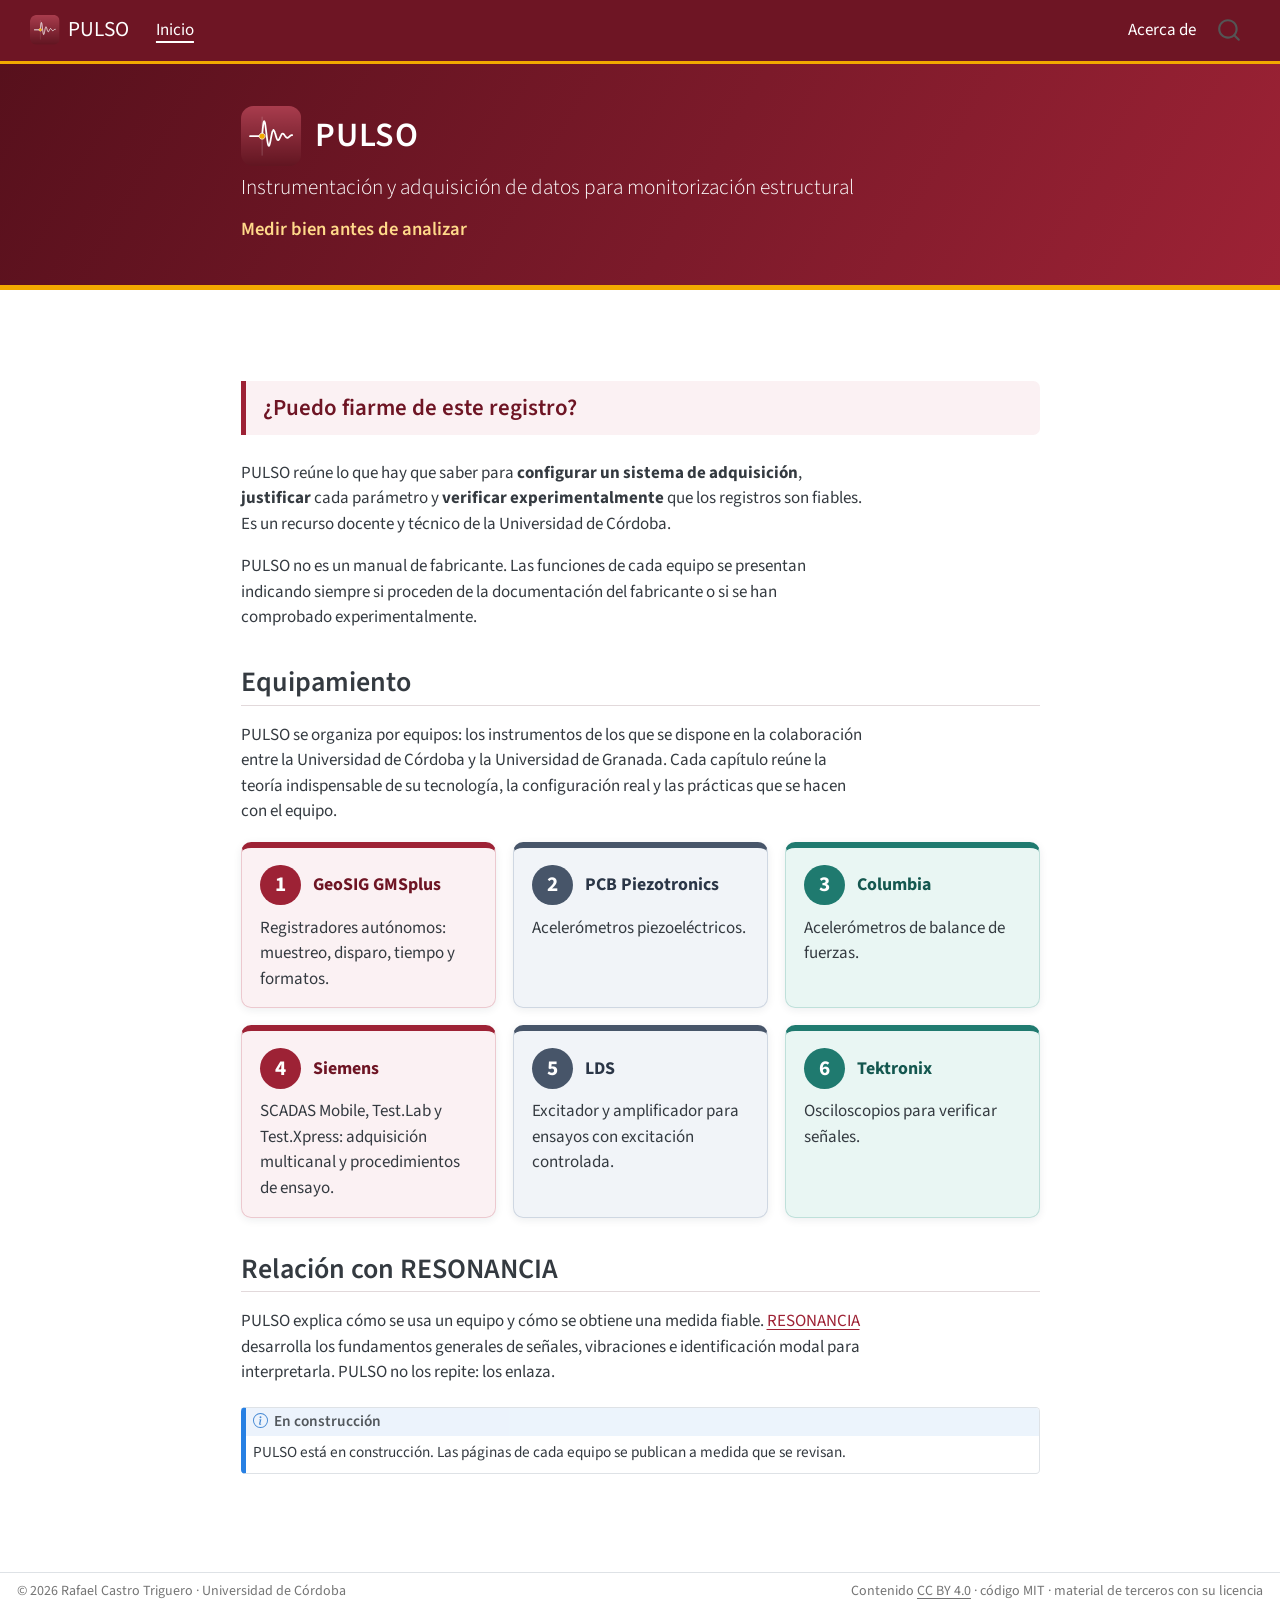
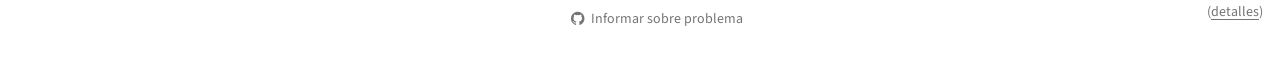
<file: index.html>
<!DOCTYPE html>
<html xmlns="http://www.w3.org/1999/xhtml" lang="es" xml:lang="es"><head>

<meta charset="utf-8">
<meta name="generator" content="quarto-1.10.19">

<meta name="viewport" content="width=device-width, initial-scale=1.0, user-scalable=yes">

<meta name="description" content="Medir bien antes de analizar">

<title>PULSO</title>
<style>
/* Default styles provided by pandoc.
** See https://pandoc.org/MANUAL.html#variables-for-html for config info.
*/
span.smallcaps{font-variant: small-caps;}
div.columns{display: flex; gap: 1.5em;}
div.column{flex: auto;}
@media screen {
div.columns{gap: min(4vw, 1.5em);}
div.column{overflow-x: auto;}
}
div.hanging-indent{margin-left: 1.5em; text-indent: -1.5em;}
ul.task-list{list-style: none;}
ul.task-list li input[type="checkbox"] {
  width: 0.8em;
  margin: 0 0.8em 0.2em -1em; /* quarto-specific, see https://github.com/quarto-dev/quarto-cli/issues/4556 */ 
  vertical-align: middle;
}
</style>


<script src="site_libs/quarto-nav/quarto-nav.js"></script>
<script src="site_libs/quarto-nav/headroom.min.js"></script>
<script src="site_libs/clipboard/clipboard.min.js"></script>
<script src="site_libs/quarto-search/autocomplete.umd.js"></script>
<script src="site_libs/quarto-search/fuse.min.js"></script>
<script src="site_libs/quarto-search/quarto-search.js"></script>
<meta name="quarto:offset" content="./">
<link href="./assets/identidad/marca.svg" rel="icon" type="image/svg+xml">
<script src="site_libs/quarto-html/quarto.js" type="module"></script>
<script src="site_libs/quarto-html/tabsets/tabsets.js" type="module"></script>
<script src="site_libs/quarto-html/popper.min.js"></script>
<script src="site_libs/quarto-html/tippy.umd.min.js"></script>
<script src="site_libs/quarto-html/anchor.min.js"></script>
<link href="site_libs/quarto-html/tippy.css" rel="stylesheet">
<link href="site_libs/quarto-html/quarto-syntax-highlighting-bf27225e3a48a9273f3daa8f8e829971.css" rel="stylesheet" id="quarto-text-highlighting-styles">
<script src="site_libs/bootstrap/bootstrap.min.js"></script>
<link href="site_libs/bootstrap/bootstrap-icons.css" rel="stylesheet">
<link href="site_libs/bootstrap/bootstrap-f1b8ffe018e27b3e49848c173bc17ec4.min.css" rel="stylesheet" append-hash="true" id="quarto-bootstrap" data-mode="light">
<script id="quarto-search-options" type="application/json">{
  "location": "navbar",
  "copy-button": false,
  "collapse-after": 3,
  "panel-placement": "end",
  "type": "overlay",
  "limit": 50,
  "keyboard-shortcut": [
    "f",
    "/",
    "s"
  ],
  "show-item-context": false,
  "language": {
    "search-no-results-text": "No se han encontrado resultados",
    "search-matching-documents-text": "documentos encontrados",
    "search-copy-link-title": "Copiar el enlace en la búsqueda",
    "search-hide-matches-text": "Ocultar resultados adicionales",
    "search-more-match-text": "resultado adicional en este documento",
    "search-more-matches-text": "resultados adicionales en este documento",
    "search-clear-button-title": "Borrar",
    "search-text-placeholder": "",
    "search-detached-cancel-button-title": "Cancelar",
    "search-submit-button-title": "Enviar",
    "search-label": "Buscar"
  }
}</script>


<link rel="stylesheet" href="styles.css">
<meta property="og:title" content="PULSO">
<meta property="og:description" content="Medir bien antes de analizar">
<meta property="og:image" content="https://me1catrr.github.io/pulso/assets/identidad/social.png">
<meta property="og:site_name" content="PULSO">
<meta property="og:image:alt" content="PULSO: instrumentación y adquisición de datos para monitorización estructural. Medir bien antes de analizar.">
<meta property="og:image:height" content="630">
<meta property="og:image:width" content="1200">
</head>

<body class="nav-fixed fullcontent quarto-light">

<div id="quarto-search-results"></div>
  <header id="quarto-header" class="headroom fixed-top quarto-banner">
    <nav class="navbar navbar-expand-lg " data-bs-theme="dark">
      <div class="navbar-container container-fluid">
      <div class="navbar-brand-container mx-auto">
    <a href="./index.html" class="navbar-brand navbar-brand-logo">
    <img src="./assets/identidad/marca.svg" alt="PULSO" class="navbar-logo light-content">
    <img src="./assets/identidad/marca.svg" alt="PULSO" class="navbar-logo dark-content">
    </a>
    <a class="navbar-brand" href="./index.html">
    <span class="navbar-title">PULSO</span>
    </a>
  </div>
            <div id="quarto-search" class="" title="Buscar"></div>
          <button class="navbar-toggler" type="button" data-bs-toggle="collapse" data-bs-target="#navbarCollapse" aria-controls="navbarCollapse" role="menu" aria-expanded="false" aria-label="Navegación de palanca" onclick="if (window.quartoToggleHeadroom) { window.quartoToggleHeadroom(); }">
  <span class="navbar-toggler-icon"></span>
</button>
          <div class="collapse navbar-collapse" id="navbarCollapse">
            <ul class="navbar-nav navbar-nav-scroll me-auto">
  <li class="nav-item">
    <a class="nav-link active" href="./index.html" aria-current="page"> 
<span class="menu-text">Inicio</span></a>
  </li>  
</ul>
            <ul class="navbar-nav navbar-nav-scroll ms-auto">
  <li class="nav-item">
    <a class="nav-link" href="./about.html"> 
<span class="menu-text">Acerca de</span></a>
  </li>  
</ul>
          </div> <!-- /navcollapse -->
            <div class="quarto-navbar-tools">
</div>
      </div> <!-- /container-fluid -->
    </nav>
</header>
<!-- content -->
<header id="title-block-header" class="quarto-title-block default page-columns page-full">
  <div class="quarto-title-banner page-columns page-full">
    <div class="quarto-title column-body">
      <h1 class="title">PULSO</h1>
            <p class="subtitle lead">Instrumentación y adquisición de datos para monitorización estructural</p>
                  <div>
        <div class="description">
          Medir bien antes de analizar
        </div>
      </div>
                </div>
  </div>
    
  
  <div class="quarto-title-meta">

      
    
      
    </div>
    
  
  </header><div id="quarto-content" class="quarto-container page-columns page-rows-contents page-layout-article page-navbar">
<!-- sidebar -->
<!-- margin-sidebar -->
    
<!-- main -->
<main class="content quarto-banner-title-block" id="quarto-document-content">





<div class="pregunta-guia">
<p>¿Puedo fiarme de este registro?</p>
</div>
<p>PULSO reúne lo que hay que saber para <strong>configurar un sistema de adquisición</strong>, <strong>justificar</strong> cada parámetro y <strong>verificar experimentalmente</strong> que los registros son fiables. Es un recurso docente y técnico de la Universidad de Córdoba.</p>
<p>PULSO no es un manual de fabricante. Las funciones de cada equipo se presentan indicando siempre si proceden de la documentación del fabricante o si se han comprobado experimentalmente.</p>
<section id="equipamiento" class="level2">
<h2 class="anchored" data-anchor-id="equipamiento">Equipamiento</h2>
<p>PULSO se organiza por equipos: los instrumentos de los que se dispone en la colaboración entre la Universidad de Córdoba y la Universidad de Granada. Cada capítulo reúne la teoría indispensable de su tecnología, la configuración real y las prácticas que se hacen con el equipo.</p>
<div class="ambitos">
<div class="ambito ambito-f">
<p><span class="ambito-letra">1</span> <span class="ambito-titulo">GeoSIG GMSplus</span></p>
<p>Registradores autónomos: muestreo, disparo, tiempo y formatos.</p>
</div>
<div class="ambito ambito-e">
<p><span class="ambito-letra">2</span> <span class="ambito-titulo">PCB Piezotronics</span></p>
<p>Acelerómetros piezoeléctricos.</p>
</div>
<div class="ambito ambito-l">
<p><span class="ambito-letra">3</span> <span class="ambito-titulo">Columbia</span></p>
<p>Acelerómetros de balance de fuerzas.</p>
</div>
<div class="ambito ambito-f">
<p><span class="ambito-letra">4</span> <span class="ambito-titulo">Siemens</span></p>
<p>SCADAS Mobile, Test.Lab y Test.Xpress: adquisición multicanal y procedimientos de ensayo.</p>
</div>
<div class="ambito ambito-e">
<p><span class="ambito-letra">5</span> <span class="ambito-titulo">LDS</span></p>
<p>Excitador y amplificador para ensayos con excitación controlada.</p>
</div>
<div class="ambito ambito-l">
<p><span class="ambito-letra">6</span> <span class="ambito-titulo">Tektronix</span></p>
<p>Osciloscopios para verificar señales.</p>
</div>
</div>
</section>
<section id="relación-con-resonancia" class="level2">
<h2 class="anchored" data-anchor-id="relación-con-resonancia">Relación con RESONANCIA</h2>
<p>PULSO explica cómo se usa un equipo y cómo se obtiene una medida fiable. <a href="https://me1catrr.github.io/resonancia/">RESONANCIA</a> desarrolla los fundamentos generales de señales, vibraciones e identificación modal para interpretarla. PULSO no los repite: los enlaza.</p>
<div class="callout callout-style-default callout-note callout-titled">
<div class="callout-header d-flex align-content-center">
<div class="callout-icon-container">
<i class="callout-icon"></i>
</div>
<div class="callout-title-container flex-fill">
<span class="screen-reader-only">Nota</span>En construcción
</div>
</div>
<div class="callout-body-container callout-body">
<p>PULSO está en construcción. Las páginas de cada equipo se publican a medida que se revisan.</p>
</div>
</div>


</section>

</main> <!-- /main -->
<script id="quarto-html-after-body" type="application/javascript">
  window.document.addEventListener("DOMContentLoaded", function (event) {
    const icon = "";
    const anchorJS = new window.AnchorJS();
    anchorJS.options = {
      placement: 'right',
      icon: icon
    };
    anchorJS.add('.anchored');
    const isCodeAnnotation = (el) => {
      for (const clz of el.classList) {
        if (clz.startsWith('code-annotation-')) {                     
          return true;
        }
      }
      return false;
    }
    const onCopySuccess = function(e) {
      // button target
      const button = e.trigger;
      // don't keep focus
      button.blur();
      // flash "checked"
      button.classList.add('code-copy-button-checked');
      var currentTitle = button.getAttribute("title");
      button.setAttribute("title", "Copiado");
      let tooltip;
      if (window.bootstrap) {
        button.setAttribute("data-bs-toggle", "tooltip");
        button.setAttribute("data-bs-placement", "left");
        button.setAttribute("data-bs-title", "Copiado");
        tooltip = new bootstrap.Tooltip(button, 
          { trigger: "manual", 
            customClass: "code-copy-button-tooltip",
            offset: [0, -8]});
        tooltip.show();    
      }
      setTimeout(function() {
        if (tooltip) {
          tooltip.hide();
          button.removeAttribute("data-bs-title");
          button.removeAttribute("data-bs-toggle");
          button.removeAttribute("data-bs-placement");
        }
        button.setAttribute("title", currentTitle);
        button.classList.remove('code-copy-button-checked');
      }, 1000);
      // clear code selection
      e.clearSelection();
    }
    const getTextToCopy = function(trigger) {
      const outerScaffold = trigger.parentElement.cloneNode(true);
      const codeEl = outerScaffold.querySelector('code');
      for (const childEl of codeEl.children) {
        if (isCodeAnnotation(childEl)) {
          childEl.remove();
        }
      }
      return codeEl.innerText;
    }
    const clipboard = new window.ClipboardJS('.code-copy-button:not([data-in-quarto-modal])', {
      text: getTextToCopy
    });
    clipboard.on('success', onCopySuccess);
    if (window.document.getElementById('quarto-embedded-source-code-modal')) {
      const clipboardModal = new window.ClipboardJS('.code-copy-button[data-in-quarto-modal]', {
        text: getTextToCopy,
        container: window.document.getElementById('quarto-embedded-source-code-modal')
      });
      clipboardModal.on('success', onCopySuccess);
    }
      var localhostRegex = new RegExp(/^(?:http|https):\/\/localhost\:?[0-9]*\//);
      var mailtoRegex = new RegExp(/^mailto:/);
        var filterRegex = new RegExp("https:\/\/me1catrr\.github\.io\/pulso\/");
      var isInternal = (href) => {
          return filterRegex.test(href) || localhostRegex.test(href) || mailtoRegex.test(href);
      }
      // Inspect non-navigation links and adorn them if external
     var links = window.document.querySelectorAll('a[href]:not(.nav-link):not(.navbar-brand):not(.toc-action):not(.sidebar-link):not(.sidebar-item-toggle):not(.pagination-link):not(.no-external):not([aria-hidden]):not(.dropdown-item):not(.quarto-navigation-tool):not(.about-link)');
      for (var i=0; i<links.length; i++) {
        const link = links[i];
        if (!isInternal(link.href)) {
          // undo the damage that might have been done by quarto-nav.js in the case of
          // links that we want to consider external
          if (link.dataset.originalHref !== undefined) {
            link.href = link.dataset.originalHref;
          }
        }
      }
    function tippyHover(el, contentFn, onTriggerFn, onUntriggerFn) {
      const config = {
        allowHTML: true,
        maxWidth: 500,
        delay: 100,
        arrow: false,
        appendTo: function(el) {
            return el.parentElement;
        },
        interactive: true,
        interactiveBorder: 10,
        theme: 'quarto',
        placement: 'bottom-start',
      };
      if (contentFn) {
        config.content = contentFn;
      }
      if (onTriggerFn) {
        config.onTrigger = onTriggerFn;
      }
      if (onUntriggerFn) {
        config.onUntrigger = onUntriggerFn;
      }
      window.tippy(el, config); 
    }
    const noterefs = window.document.querySelectorAll('a[role="doc-noteref"]');
    for (var i=0; i<noterefs.length; i++) {
      const ref = noterefs[i];
      tippyHover(ref, function() {
        // use id or data attribute instead here
        let href = ref.getAttribute('data-footnote-href') || ref.getAttribute('href');
        try { href = new URL(href).hash; } catch {}
        const id = href.replace(/^#\/?/, "");
        const note = window.document.getElementById(id);
        if (note) {
          return note.innerHTML;
        } else {
          return "";
        }
      });
    }
    const xrefs = window.document.querySelectorAll('a.quarto-xref');
    const processXRef = (id, note) => {
      // Strip column container classes
      const stripColumnClz = (el) => {
        el.classList.remove("page-full", "page-columns");
        if (el.children) {
          for (const child of el.children) {
            stripColumnClz(child);
          }
        }
      }
      stripColumnClz(note)
      if (id === null || id.startsWith('sec-')) {
        // Special case sections, only their first couple elements
        const container = document.createElement("div");
        if (note.children && note.children.length > 2) {
          container.appendChild(note.children[0].cloneNode(true));
          for (let i = 1; i < note.children.length; i++) {
            const child = note.children[i];
            if (child.tagName === "P" && child.innerText === "") {
              continue;
            } else {
              container.appendChild(child.cloneNode(true));
              break;
            }
          }
          if (window.Quarto?.typesetMath) {
            window.Quarto.typesetMath(container);
          }
          return container.innerHTML
        } else {
          if (window.Quarto?.typesetMath) {
            window.Quarto.typesetMath(note);
          }
          return note.innerHTML;
        }
      } else {
        // Remove any anchor links if they are present
        const anchorLink = note.querySelector('a.anchorjs-link');
        if (anchorLink) {
          anchorLink.remove();
        }
        if (window.Quarto?.typesetMath) {
          window.Quarto.typesetMath(note);
        }
        if (note.classList.contains("callout")) {
          return note.outerHTML;
        } else {
          return note.innerHTML;
        }
      }
    }
    for (var i=0; i<xrefs.length; i++) {
      const xref = xrefs[i];
      tippyHover(xref, undefined, function(instance) {
        instance.disable();
        let url = xref.getAttribute('href');
        let hash = undefined; 
        if (url.startsWith('#')) {
          hash = url;
        } else {
          try { hash = new URL(url).hash; } catch {}
        }
        if (hash) {
          const id = hash.replace(/^#\/?/, "");
          const note = window.document.getElementById(id);
          if (note !== null) {
            try {
              const html = processXRef(id, note.cloneNode(true));
              instance.setContent(html);
            } finally {
              instance.enable();
              instance.show();
            }
          } else {
            // See if we can fetch this
            fetch(url.split('#')[0])
            .then(res => res.text())
            .then(html => {
              const parser = new DOMParser();
              const htmlDoc = parser.parseFromString(html, "text/html");
              const note = htmlDoc.getElementById(id);
              if (note !== null) {
                const html = processXRef(id, note);
                instance.setContent(html);
              } 
            }).finally(() => {
              instance.enable();
              instance.show();
            });
          }
        } else {
          // See if we can fetch a full url (with no hash to target)
          // This is a special case and we should probably do some content thinning / targeting
          fetch(url)
          .then(res => res.text())
          .then(html => {
            const parser = new DOMParser();
            const htmlDoc = parser.parseFromString(html, "text/html");
            const note = htmlDoc.querySelector('main.content');
            if (note !== null) {
              // This should only happen for chapter cross references
              // (since there is no id in the URL)
              // remove the first header
              if (note.children.length > 0 && note.children[0].tagName === "HEADER") {
                note.children[0].remove();
              }
              const html = processXRef(null, note);
              instance.setContent(html);
            } 
          }).finally(() => {
            instance.enable();
            instance.show();
          });
        }
      }, function(instance) {
      });
    }
        let selectedAnnoteEl;
        const selectorForAnnotation = ( cell, annotation) => {
          let cellAttr = 'data-code-cell="' + cell + '"';
          let lineAttr = 'data-code-annotation="' +  annotation + '"';
          const selector = 'span[' + cellAttr + '][' + lineAttr + ']';
          return selector;
        }
        const selectCodeLines = (annoteEl) => {
          const doc = window.document;
          const targetCell = annoteEl.getAttribute("data-target-cell");
          const targetAnnotation = annoteEl.getAttribute("data-target-annotation");
          const annoteSpan = window.document.querySelector(selectorForAnnotation(targetCell, targetAnnotation));
          const lines = annoteSpan.getAttribute("data-code-lines").split(",");
          const lineIds = lines.map((line) => {
            return targetCell + "-" + line;
          })
          let top = null;
          let height = null;
          let parent = null;
          if (lineIds.length > 0) {
              //compute the position of the single el (top and bottom and make a div)
              const el = window.document.getElementById(lineIds[0]);
              top = el.offsetTop;
              height = el.offsetHeight;
              parent = el.parentElement.parentElement;
            if (lineIds.length > 1) {
              const lastEl = window.document.getElementById(lineIds[lineIds.length - 1]);
              const bottom = lastEl.offsetTop + lastEl.offsetHeight;
              height = bottom - top;
            }
            if (top !== null && height !== null && parent !== null) {
              // cook up a div (if necessary) and position it 
              let div = window.document.getElementById("code-annotation-line-highlight");
              if (div === null) {
                div = window.document.createElement("div");
                div.setAttribute("id", "code-annotation-line-highlight");
                div.style.position = 'absolute';
                parent.appendChild(div);
              }
              div.style.top = top - 2 + "px";
              div.style.height = height + 4 + "px";
              div.style.left = 0;
              let gutterDiv = window.document.getElementById("code-annotation-line-highlight-gutter");
              if (gutterDiv === null) {
                gutterDiv = window.document.createElement("div");
                gutterDiv.setAttribute("id", "code-annotation-line-highlight-gutter");
                gutterDiv.style.position = 'absolute';
                const codeCell = window.document.getElementById(targetCell);
                const gutter = codeCell.querySelector('.code-annotation-gutter');
                gutter.appendChild(gutterDiv);
              }
              gutterDiv.style.top = top - 2 + "px";
              gutterDiv.style.height = height + 4 + "px";
            }
            selectedAnnoteEl = annoteEl;
          }
        };
        const unselectCodeLines = () => {
          const elementsIds = ["code-annotation-line-highlight", "code-annotation-line-highlight-gutter"];
          elementsIds.forEach((elId) => {
            const div = window.document.getElementById(elId);
            if (div) {
              div.remove();
            }
          });
          selectedAnnoteEl = undefined;
        };
          // Handle positioning of the toggle
      window.addEventListener(
        "resize",
        throttle(() => {
          elRect = undefined;
          if (selectedAnnoteEl) {
            selectCodeLines(selectedAnnoteEl);
          }
        }, 10)
      );
      function throttle(fn, ms) {
      let throttle = false;
      let timer;
        return (...args) => {
          if(!throttle) { // first call gets through
              fn.apply(this, args);
              throttle = true;
          } else { // all the others get throttled
              if(timer) clearTimeout(timer); // cancel #2
              timer = setTimeout(() => {
                fn.apply(this, args);
                timer = throttle = false;
              }, ms);
          }
        };
      }
        // Attach click handler to the DT
        const annoteDls = window.document.querySelectorAll('dt[data-target-cell]');
        for (const annoteDlNode of annoteDls) {
          annoteDlNode.addEventListener('click', (event) => {
            const clickedEl = event.target;
            if (clickedEl !== selectedAnnoteEl) {
              unselectCodeLines();
              const activeEl = window.document.querySelector('dt[data-target-cell].code-annotation-active');
              if (activeEl) {
                activeEl.classList.remove('code-annotation-active');
              }
              selectCodeLines(clickedEl);
              clickedEl.classList.add('code-annotation-active');
            } else {
              // Unselect the line
              unselectCodeLines();
              clickedEl.classList.remove('code-annotation-active');
            }
          });
        }
    const findCites = (el) => {
      const parentEl = el.parentElement;
      if (parentEl) {
        const cites = parentEl.dataset.cites;
        if (cites) {
          return {
            el,
            cites: cites.split(' ')
          };
        } else {
          return findCites(el.parentElement)
        }
      } else {
        return undefined;
      }
    };
    var bibliorefs = window.document.querySelectorAll('a[role="doc-biblioref"]');
    for (var i=0; i<bibliorefs.length; i++) {
      const ref = bibliorefs[i];
      const citeInfo = findCites(ref);
      if (citeInfo) {
        tippyHover(citeInfo.el, function() {
          var popup = window.document.createElement('div');
          citeInfo.cites.forEach(function(cite) {
            var citeDiv = window.document.createElement('div');
            citeDiv.classList.add('hanging-indent');
            citeDiv.classList.add('csl-entry');
            var biblioDiv = window.document.getElementById('ref-' + cite);
            if (biblioDiv) {
              citeDiv.innerHTML = biblioDiv.innerHTML;
            }
            popup.appendChild(citeDiv);
          });
          return popup.innerHTML;
        });
      }
    }
  });
  </script>
</div> <!-- /content -->
<footer class="footer">
  <div class="nav-footer">
    <div class="nav-footer-left">
<p>© 2026 Rafael Castro Triguero · Universidad de Córdoba</p>
</div>   
    <div class="nav-footer-center">
      &nbsp;
    <div class="toc-actions"><ul><li><a href="https://github.com/me1catrr/pulso/issues/new" class="toc-action"><i class="bi bi-github"></i>Informar sobre problema</a></li></ul></div></div>
    <div class="nav-footer-right">
<p>Contenido <a href="https://creativecommons.org/licenses/by/4.0/deed.es">CC BY 4.0</a> · código MIT · material de terceros con su licencia (<a href="./about.html#licencias">detalles</a>)</p>
</div>
  </div>
</footer>




</body></html>
</file>
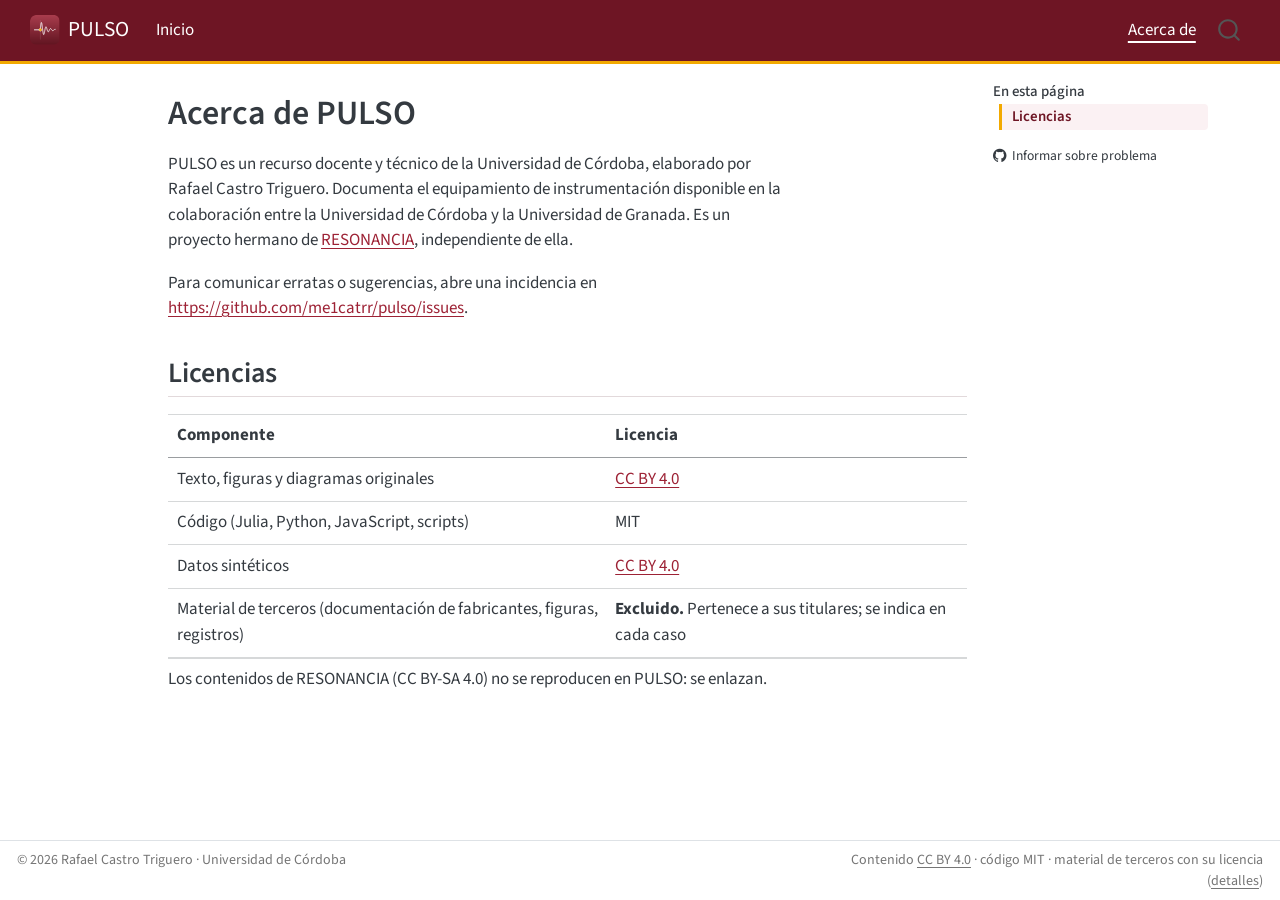
<file: about.html>
<!DOCTYPE html>
<html xmlns="http://www.w3.org/1999/xhtml" lang="es" xml:lang="es"><head>

<meta charset="utf-8">
<meta name="generator" content="quarto-1.10.19">

<meta name="viewport" content="width=device-width, initial-scale=1.0, user-scalable=yes">


<title>Acerca de PULSO – PULSO</title>
<style>
/* Default styles provided by pandoc.
** See https://pandoc.org/MANUAL.html#variables-for-html for config info.
*/
span.smallcaps{font-variant: small-caps;}
div.columns{display: flex; gap: 1.5em;}
div.column{flex: auto;}
@media screen {
div.columns{gap: min(4vw, 1.5em);}
div.column{overflow-x: auto;}
}
div.hanging-indent{margin-left: 1.5em; text-indent: -1.5em;}
ul.task-list{list-style: none;}
ul.task-list li input[type="checkbox"] {
  width: 0.8em;
  margin: 0 0.8em 0.2em -1em; /* quarto-specific, see https://github.com/quarto-dev/quarto-cli/issues/4556 */ 
  vertical-align: middle;
}
</style>


<script src="site_libs/quarto-nav/quarto-nav.js"></script>
<script src="site_libs/quarto-nav/headroom.min.js"></script>
<script src="site_libs/clipboard/clipboard.min.js"></script>
<script src="site_libs/quarto-search/autocomplete.umd.js"></script>
<script src="site_libs/quarto-search/fuse.min.js"></script>
<script src="site_libs/quarto-search/quarto-search.js"></script>
<meta name="quarto:offset" content="./">
<link href="./assets/identidad/marca.svg" rel="icon" type="image/svg+xml">
<script src="site_libs/quarto-html/quarto.js" type="module"></script>
<script src="site_libs/quarto-html/tabsets/tabsets.js" type="module"></script>
<script src="site_libs/quarto-html/popper.min.js"></script>
<script src="site_libs/quarto-html/tippy.umd.min.js"></script>
<script src="site_libs/quarto-html/anchor.min.js"></script>
<link href="site_libs/quarto-html/tippy.css" rel="stylesheet">
<link href="site_libs/quarto-html/quarto-syntax-highlighting-bf27225e3a48a9273f3daa8f8e829971.css" rel="stylesheet" id="quarto-text-highlighting-styles">
<script src="site_libs/bootstrap/bootstrap.min.js"></script>
<link href="site_libs/bootstrap/bootstrap-icons.css" rel="stylesheet">
<link href="site_libs/bootstrap/bootstrap-f1b8ffe018e27b3e49848c173bc17ec4.min.css" rel="stylesheet" append-hash="true" id="quarto-bootstrap" data-mode="light">
<script id="quarto-search-options" type="application/json">{
  "location": "navbar",
  "copy-button": false,
  "collapse-after": 3,
  "panel-placement": "end",
  "type": "overlay",
  "limit": 50,
  "keyboard-shortcut": [
    "f",
    "/",
    "s"
  ],
  "show-item-context": false,
  "language": {
    "search-no-results-text": "No se han encontrado resultados",
    "search-matching-documents-text": "documentos encontrados",
    "search-copy-link-title": "Copiar el enlace en la búsqueda",
    "search-hide-matches-text": "Ocultar resultados adicionales",
    "search-more-match-text": "resultado adicional en este documento",
    "search-more-matches-text": "resultados adicionales en este documento",
    "search-clear-button-title": "Borrar",
    "search-text-placeholder": "",
    "search-detached-cancel-button-title": "Cancelar",
    "search-submit-button-title": "Enviar",
    "search-label": "Buscar"
  }
}</script>


<link rel="stylesheet" href="styles.css">
<meta property="og:title" content="Acerca de PULSO – PULSO">
<meta property="og:description" content="Instrumentación y adquisición de datos para monitorización estructural">
<meta property="og:image" content="https://me1catrr.github.io/pulso/assets/identidad/social.png">
<meta property="og:site_name" content="PULSO">
<meta property="og:image:alt" content="PULSO: instrumentación y adquisición de datos para monitorización estructural. Medir bien antes de analizar.">
<meta property="og:image:height" content="630">
<meta property="og:image:width" content="1200">
</head>

<body class="nav-fixed quarto-light">

<div id="quarto-search-results"></div>
  <header id="quarto-header" class="headroom fixed-top">
    <nav class="navbar navbar-expand-lg " data-bs-theme="dark">
      <div class="navbar-container container-fluid">
      <div class="navbar-brand-container mx-auto">
    <a href="./index.html" class="navbar-brand navbar-brand-logo">
    <img src="./assets/identidad/marca.svg" alt="PULSO" class="navbar-logo light-content">
    <img src="./assets/identidad/marca.svg" alt="PULSO" class="navbar-logo dark-content">
    </a>
    <a class="navbar-brand" href="./index.html">
    <span class="navbar-title">PULSO</span>
    </a>
  </div>
            <div id="quarto-search" class="" title="Buscar"></div>
          <button class="navbar-toggler" type="button" data-bs-toggle="collapse" data-bs-target="#navbarCollapse" aria-controls="navbarCollapse" role="menu" aria-expanded="false" aria-label="Navegación de palanca" onclick="if (window.quartoToggleHeadroom) { window.quartoToggleHeadroom(); }">
  <span class="navbar-toggler-icon"></span>
</button>
          <div class="collapse navbar-collapse" id="navbarCollapse">
            <ul class="navbar-nav navbar-nav-scroll me-auto">
  <li class="nav-item">
    <a class="nav-link" href="./index.html"> 
<span class="menu-text">Inicio</span></a>
  </li>  
</ul>
            <ul class="navbar-nav navbar-nav-scroll ms-auto">
  <li class="nav-item">
    <a class="nav-link active" href="./about.html" aria-current="page"> 
<span class="menu-text">Acerca de</span></a>
  </li>  
</ul>
          </div> <!-- /navcollapse -->
            <div class="quarto-navbar-tools">
</div>
      </div> <!-- /container-fluid -->
    </nav>
</header>
<!-- content -->
<div id="quarto-content" class="quarto-container page-columns page-rows-contents page-layout-article page-navbar">
<!-- sidebar -->
<!-- margin-sidebar -->
    <div id="quarto-margin-sidebar" class="sidebar margin-sidebar">
        <nav id="TOC" role="doc-toc" class="toc-active">
    <h2 id="toc-title">En esta página</h2>
   
  <ul>
  <li><a href="#licencias" id="toc-licencias" class="nav-link active" data-scroll-target="#licencias">Licencias</a></li>
  </ul>
<div class="toc-actions"><ul><li><a href="https://github.com/me1catrr/pulso/issues/new" class="toc-action"><i class="bi bi-github"></i>Informar sobre problema</a></li></ul></div></nav>
    </div>
<!-- main -->
<main class="content" id="quarto-document-content">

<header id="title-block-header" class="quarto-title-block default">
<div class="quarto-title">
<h1 class="title">Acerca de PULSO</h1>
</div>



<div class="quarto-title-meta">

    
  
    
  </div>
  


</header>


<p>PULSO es un recurso docente y técnico de la Universidad de Córdoba, elaborado por Rafael Castro Triguero. Documenta el equipamiento de instrumentación disponible en la colaboración entre la Universidad de Córdoba y la Universidad de Granada. Es un proyecto hermano de <a href="https://me1catrr.github.io/resonancia/">RESONANCIA</a>, independiente de ella.</p>
<p>Para comunicar erratas o sugerencias, abre una incidencia en <a href="https://github.com/me1catrr/pulso/issues" class="uri">https://github.com/me1catrr/pulso/issues</a>.</p>
<section id="licencias" class="level2">
<h2 class="anchored" data-anchor-id="licencias">Licencias</h2>
<table class="caption-top table">
<thead>
<tr class="header">
<th>Componente</th>
<th>Licencia</th>
</tr>
</thead>
<tbody>
<tr class="odd">
<td>Texto, figuras y diagramas originales</td>
<td><a href="https://creativecommons.org/licenses/by/4.0/deed.es">CC BY 4.0</a></td>
</tr>
<tr class="even">
<td>Código (Julia, Python, JavaScript, scripts)</td>
<td>MIT</td>
</tr>
<tr class="odd">
<td>Datos sintéticos</td>
<td><a href="https://creativecommons.org/licenses/by/4.0/deed.es">CC BY 4.0</a></td>
</tr>
<tr class="even">
<td>Material de terceros (documentación de fabricantes, figuras, registros)</td>
<td><strong>Excluido.</strong> Pertenece a sus titulares; se indica en cada caso</td>
</tr>
</tbody>
</table>
<p>Los contenidos de RESONANCIA (CC BY-SA 4.0) no se reproducen en PULSO: se enlazan.</p>


</section>

</main> <!-- /main -->
<script id="quarto-html-after-body" type="application/javascript">
  window.document.addEventListener("DOMContentLoaded", function (event) {
    const icon = "";
    const anchorJS = new window.AnchorJS();
    anchorJS.options = {
      placement: 'right',
      icon: icon
    };
    anchorJS.add('.anchored');
    const isCodeAnnotation = (el) => {
      for (const clz of el.classList) {
        if (clz.startsWith('code-annotation-')) {                     
          return true;
        }
      }
      return false;
    }
    const onCopySuccess = function(e) {
      // button target
      const button = e.trigger;
      // don't keep focus
      button.blur();
      // flash "checked"
      button.classList.add('code-copy-button-checked');
      var currentTitle = button.getAttribute("title");
      button.setAttribute("title", "Copiado");
      let tooltip;
      if (window.bootstrap) {
        button.setAttribute("data-bs-toggle", "tooltip");
        button.setAttribute("data-bs-placement", "left");
        button.setAttribute("data-bs-title", "Copiado");
        tooltip = new bootstrap.Tooltip(button, 
          { trigger: "manual", 
            customClass: "code-copy-button-tooltip",
            offset: [0, -8]});
        tooltip.show();    
      }
      setTimeout(function() {
        if (tooltip) {
          tooltip.hide();
          button.removeAttribute("data-bs-title");
          button.removeAttribute("data-bs-toggle");
          button.removeAttribute("data-bs-placement");
        }
        button.setAttribute("title", currentTitle);
        button.classList.remove('code-copy-button-checked');
      }, 1000);
      // clear code selection
      e.clearSelection();
    }
    const getTextToCopy = function(trigger) {
      const outerScaffold = trigger.parentElement.cloneNode(true);
      const codeEl = outerScaffold.querySelector('code');
      for (const childEl of codeEl.children) {
        if (isCodeAnnotation(childEl)) {
          childEl.remove();
        }
      }
      return codeEl.innerText;
    }
    const clipboard = new window.ClipboardJS('.code-copy-button:not([data-in-quarto-modal])', {
      text: getTextToCopy
    });
    clipboard.on('success', onCopySuccess);
    if (window.document.getElementById('quarto-embedded-source-code-modal')) {
      const clipboardModal = new window.ClipboardJS('.code-copy-button[data-in-quarto-modal]', {
        text: getTextToCopy,
        container: window.document.getElementById('quarto-embedded-source-code-modal')
      });
      clipboardModal.on('success', onCopySuccess);
    }
      var localhostRegex = new RegExp(/^(?:http|https):\/\/localhost\:?[0-9]*\//);
      var mailtoRegex = new RegExp(/^mailto:/);
        var filterRegex = new RegExp("https:\/\/me1catrr\.github\.io\/pulso\/");
      var isInternal = (href) => {
          return filterRegex.test(href) || localhostRegex.test(href) || mailtoRegex.test(href);
      }
      // Inspect non-navigation links and adorn them if external
     var links = window.document.querySelectorAll('a[href]:not(.nav-link):not(.navbar-brand):not(.toc-action):not(.sidebar-link):not(.sidebar-item-toggle):not(.pagination-link):not(.no-external):not([aria-hidden]):not(.dropdown-item):not(.quarto-navigation-tool):not(.about-link)');
      for (var i=0; i<links.length; i++) {
        const link = links[i];
        if (!isInternal(link.href)) {
          // undo the damage that might have been done by quarto-nav.js in the case of
          // links that we want to consider external
          if (link.dataset.originalHref !== undefined) {
            link.href = link.dataset.originalHref;
          }
        }
      }
    function tippyHover(el, contentFn, onTriggerFn, onUntriggerFn) {
      const config = {
        allowHTML: true,
        maxWidth: 500,
        delay: 100,
        arrow: false,
        appendTo: function(el) {
            return el.parentElement;
        },
        interactive: true,
        interactiveBorder: 10,
        theme: 'quarto',
        placement: 'bottom-start',
      };
      if (contentFn) {
        config.content = contentFn;
      }
      if (onTriggerFn) {
        config.onTrigger = onTriggerFn;
      }
      if (onUntriggerFn) {
        config.onUntrigger = onUntriggerFn;
      }
      window.tippy(el, config); 
    }
    const noterefs = window.document.querySelectorAll('a[role="doc-noteref"]');
    for (var i=0; i<noterefs.length; i++) {
      const ref = noterefs[i];
      tippyHover(ref, function() {
        // use id or data attribute instead here
        let href = ref.getAttribute('data-footnote-href') || ref.getAttribute('href');
        try { href = new URL(href).hash; } catch {}
        const id = href.replace(/^#\/?/, "");
        const note = window.document.getElementById(id);
        if (note) {
          return note.innerHTML;
        } else {
          return "";
        }
      });
    }
    const xrefs = window.document.querySelectorAll('a.quarto-xref');
    const processXRef = (id, note) => {
      // Strip column container classes
      const stripColumnClz = (el) => {
        el.classList.remove("page-full", "page-columns");
        if (el.children) {
          for (const child of el.children) {
            stripColumnClz(child);
          }
        }
      }
      stripColumnClz(note)
      if (id === null || id.startsWith('sec-')) {
        // Special case sections, only their first couple elements
        const container = document.createElement("div");
        if (note.children && note.children.length > 2) {
          container.appendChild(note.children[0].cloneNode(true));
          for (let i = 1; i < note.children.length; i++) {
            const child = note.children[i];
            if (child.tagName === "P" && child.innerText === "") {
              continue;
            } else {
              container.appendChild(child.cloneNode(true));
              break;
            }
          }
          if (window.Quarto?.typesetMath) {
            window.Quarto.typesetMath(container);
          }
          return container.innerHTML
        } else {
          if (window.Quarto?.typesetMath) {
            window.Quarto.typesetMath(note);
          }
          return note.innerHTML;
        }
      } else {
        // Remove any anchor links if they are present
        const anchorLink = note.querySelector('a.anchorjs-link');
        if (anchorLink) {
          anchorLink.remove();
        }
        if (window.Quarto?.typesetMath) {
          window.Quarto.typesetMath(note);
        }
        if (note.classList.contains("callout")) {
          return note.outerHTML;
        } else {
          return note.innerHTML;
        }
      }
    }
    for (var i=0; i<xrefs.length; i++) {
      const xref = xrefs[i];
      tippyHover(xref, undefined, function(instance) {
        instance.disable();
        let url = xref.getAttribute('href');
        let hash = undefined; 
        if (url.startsWith('#')) {
          hash = url;
        } else {
          try { hash = new URL(url).hash; } catch {}
        }
        if (hash) {
          const id = hash.replace(/^#\/?/, "");
          const note = window.document.getElementById(id);
          if (note !== null) {
            try {
              const html = processXRef(id, note.cloneNode(true));
              instance.setContent(html);
            } finally {
              instance.enable();
              instance.show();
            }
          } else {
            // See if we can fetch this
            fetch(url.split('#')[0])
            .then(res => res.text())
            .then(html => {
              const parser = new DOMParser();
              const htmlDoc = parser.parseFromString(html, "text/html");
              const note = htmlDoc.getElementById(id);
              if (note !== null) {
                const html = processXRef(id, note);
                instance.setContent(html);
              } 
            }).finally(() => {
              instance.enable();
              instance.show();
            });
          }
        } else {
          // See if we can fetch a full url (with no hash to target)
          // This is a special case and we should probably do some content thinning / targeting
          fetch(url)
          .then(res => res.text())
          .then(html => {
            const parser = new DOMParser();
            const htmlDoc = parser.parseFromString(html, "text/html");
            const note = htmlDoc.querySelector('main.content');
            if (note !== null) {
              // This should only happen for chapter cross references
              // (since there is no id in the URL)
              // remove the first header
              if (note.children.length > 0 && note.children[0].tagName === "HEADER") {
                note.children[0].remove();
              }
              const html = processXRef(null, note);
              instance.setContent(html);
            } 
          }).finally(() => {
            instance.enable();
            instance.show();
          });
        }
      }, function(instance) {
      });
    }
        let selectedAnnoteEl;
        const selectorForAnnotation = ( cell, annotation) => {
          let cellAttr = 'data-code-cell="' + cell + '"';
          let lineAttr = 'data-code-annotation="' +  annotation + '"';
          const selector = 'span[' + cellAttr + '][' + lineAttr + ']';
          return selector;
        }
        const selectCodeLines = (annoteEl) => {
          const doc = window.document;
          const targetCell = annoteEl.getAttribute("data-target-cell");
          const targetAnnotation = annoteEl.getAttribute("data-target-annotation");
          const annoteSpan = window.document.querySelector(selectorForAnnotation(targetCell, targetAnnotation));
          const lines = annoteSpan.getAttribute("data-code-lines").split(",");
          const lineIds = lines.map((line) => {
            return targetCell + "-" + line;
          })
          let top = null;
          let height = null;
          let parent = null;
          if (lineIds.length > 0) {
              //compute the position of the single el (top and bottom and make a div)
              const el = window.document.getElementById(lineIds[0]);
              top = el.offsetTop;
              height = el.offsetHeight;
              parent = el.parentElement.parentElement;
            if (lineIds.length > 1) {
              const lastEl = window.document.getElementById(lineIds[lineIds.length - 1]);
              const bottom = lastEl.offsetTop + lastEl.offsetHeight;
              height = bottom - top;
            }
            if (top !== null && height !== null && parent !== null) {
              // cook up a div (if necessary) and position it 
              let div = window.document.getElementById("code-annotation-line-highlight");
              if (div === null) {
                div = window.document.createElement("div");
                div.setAttribute("id", "code-annotation-line-highlight");
                div.style.position = 'absolute';
                parent.appendChild(div);
              }
              div.style.top = top - 2 + "px";
              div.style.height = height + 4 + "px";
              div.style.left = 0;
              let gutterDiv = window.document.getElementById("code-annotation-line-highlight-gutter");
              if (gutterDiv === null) {
                gutterDiv = window.document.createElement("div");
                gutterDiv.setAttribute("id", "code-annotation-line-highlight-gutter");
                gutterDiv.style.position = 'absolute';
                const codeCell = window.document.getElementById(targetCell);
                const gutter = codeCell.querySelector('.code-annotation-gutter');
                gutter.appendChild(gutterDiv);
              }
              gutterDiv.style.top = top - 2 + "px";
              gutterDiv.style.height = height + 4 + "px";
            }
            selectedAnnoteEl = annoteEl;
          }
        };
        const unselectCodeLines = () => {
          const elementsIds = ["code-annotation-line-highlight", "code-annotation-line-highlight-gutter"];
          elementsIds.forEach((elId) => {
            const div = window.document.getElementById(elId);
            if (div) {
              div.remove();
            }
          });
          selectedAnnoteEl = undefined;
        };
          // Handle positioning of the toggle
      window.addEventListener(
        "resize",
        throttle(() => {
          elRect = undefined;
          if (selectedAnnoteEl) {
            selectCodeLines(selectedAnnoteEl);
          }
        }, 10)
      );
      function throttle(fn, ms) {
      let throttle = false;
      let timer;
        return (...args) => {
          if(!throttle) { // first call gets through
              fn.apply(this, args);
              throttle = true;
          } else { // all the others get throttled
              if(timer) clearTimeout(timer); // cancel #2
              timer = setTimeout(() => {
                fn.apply(this, args);
                timer = throttle = false;
              }, ms);
          }
        };
      }
        // Attach click handler to the DT
        const annoteDls = window.document.querySelectorAll('dt[data-target-cell]');
        for (const annoteDlNode of annoteDls) {
          annoteDlNode.addEventListener('click', (event) => {
            const clickedEl = event.target;
            if (clickedEl !== selectedAnnoteEl) {
              unselectCodeLines();
              const activeEl = window.document.querySelector('dt[data-target-cell].code-annotation-active');
              if (activeEl) {
                activeEl.classList.remove('code-annotation-active');
              }
              selectCodeLines(clickedEl);
              clickedEl.classList.add('code-annotation-active');
            } else {
              // Unselect the line
              unselectCodeLines();
              clickedEl.classList.remove('code-annotation-active');
            }
          });
        }
    const findCites = (el) => {
      const parentEl = el.parentElement;
      if (parentEl) {
        const cites = parentEl.dataset.cites;
        if (cites) {
          return {
            el,
            cites: cites.split(' ')
          };
        } else {
          return findCites(el.parentElement)
        }
      } else {
        return undefined;
      }
    };
    var bibliorefs = window.document.querySelectorAll('a[role="doc-biblioref"]');
    for (var i=0; i<bibliorefs.length; i++) {
      const ref = bibliorefs[i];
      const citeInfo = findCites(ref);
      if (citeInfo) {
        tippyHover(citeInfo.el, function() {
          var popup = window.document.createElement('div');
          citeInfo.cites.forEach(function(cite) {
            var citeDiv = window.document.createElement('div');
            citeDiv.classList.add('hanging-indent');
            citeDiv.classList.add('csl-entry');
            var biblioDiv = window.document.getElementById('ref-' + cite);
            if (biblioDiv) {
              citeDiv.innerHTML = biblioDiv.innerHTML;
            }
            popup.appendChild(citeDiv);
          });
          return popup.innerHTML;
        });
      }
    }
  });
  </script>
</div> <!-- /content -->
<footer class="footer">
  <div class="nav-footer">
    <div class="nav-footer-left">
<p>© 2026 Rafael Castro Triguero · Universidad de Córdoba</p>
</div>   
    <div class="nav-footer-center">
      &nbsp;
    <div class="toc-actions d-sm-block d-md-none"><ul><li><a href="https://github.com/me1catrr/pulso/issues/new" class="toc-action"><i class="bi bi-github"></i>Informar sobre problema</a></li></ul></div></div>
    <div class="nav-footer-right">
<p>Contenido <a href="https://creativecommons.org/licenses/by/4.0/deed.es">CC BY 4.0</a> · código MIT · material de terceros con su licencia (<a href="./about.html#licencias">detalles</a>)</p>
</div>
  </div>
</footer>




</body></html>
</file>
<file: site_libs/quarto-html/tippy.css>
.tippy-box[data-animation=fade][data-state=hidden]{opacity:0}[data-tippy-root]{max-width:calc(100vw - 10px)}.tippy-box{position:relative;background-color:#333;color:#fff;border-radius:4px;font-size:14px;line-height:1.4;white-space:normal;outline:0;transition-property:transform,visibility,opacity}.tippy-box[data-placement^=top]>.tippy-arrow{bottom:0}.tippy-box[data-placement^=top]>.tippy-arrow:before{bottom:-7px;left:0;border-width:8px 8px 0;border-top-color:initial;transform-origin:center top}.tippy-box[data-placement^=bottom]>.tippy-arrow{top:0}.tippy-box[data-placement^=bottom]>.tippy-arrow:before{top:-7px;left:0;border-width:0 8px 8px;border-bottom-color:initial;transform-origin:center bottom}.tippy-box[data-placement^=left]>.tippy-arrow{right:0}.tippy-box[data-placement^=left]>.tippy-arrow:before{border-width:8px 0 8px 8px;border-left-color:initial;right:-7px;transform-origin:center left}.tippy-box[data-placement^=right]>.tippy-arrow{left:0}.tippy-box[data-placement^=right]>.tippy-arrow:before{left:-7px;border-width:8px 8px 8px 0;border-right-color:initial;transform-origin:center right}.tippy-box[data-inertia][data-state=visible]{transition-timing-function:cubic-bezier(.54,1.5,.38,1.11)}.tippy-arrow{width:16px;height:16px;color:#333}.tippy-arrow:before{content:"";position:absolute;border-color:transparent;border-style:solid}.tippy-content{position:relative;padding:5px 9px;z-index:1}
</file>
<file: site_libs/quarto-html/quarto-syntax-highlighting-bf27225e3a48a9273f3daa8f8e829971.css>
/* quarto syntax highlight colors */
:root {
  --quarto-hl-ot-color: #003B4F;
  --quarto-hl-at-color: #657422;
  --quarto-hl-ss-color: #20794D;
  --quarto-hl-an-color: #5E5E5E;
  --quarto-hl-fu-color: #4758AB;
  --quarto-hl-st-color: #20794D;
  --quarto-hl-cf-color: #003B4F;
  --quarto-hl-op-color: #5E5E5E;
  --quarto-hl-er-color: #AD0000;
  --quarto-hl-bn-color: #AD0000;
  --quarto-hl-al-color: #AD0000;
  --quarto-hl-va-color: #111111;
  --quarto-hl-bu-color: inherit;
  --quarto-hl-ex-color: inherit;
  --quarto-hl-pp-color: #AD0000;
  --quarto-hl-in-color: #5E5E5E;
  --quarto-hl-vs-color: #20794D;
  --quarto-hl-wa-color: #5E5E5E;
  --quarto-hl-do-color: #5E5E5E;
  --quarto-hl-im-color: #00769E;
  --quarto-hl-ch-color: #20794D;
  --quarto-hl-dt-color: #AD0000;
  --quarto-hl-fl-color: #AD0000;
  --quarto-hl-co-color: #5E5E5E;
  --quarto-hl-cv-color: #5E5E5E;
  --quarto-hl-cn-color: #8f5902;
  --quarto-hl-sc-color: #5E5E5E;
  --quarto-hl-dv-color: #AD0000;
  --quarto-hl-kw-color: #003B4F;
}

/* other quarto variables */
:root {
  --quarto-font-monospace: SFMono-Regular, Menlo, Monaco, Consolas, "Liberation Mono", "Courier New", monospace;
}

/* syntax highlight based on Pandoc's rules */
pre > code.sourceCode > span {
  color: #003B4F;
}

code.sourceCode > span {
  color: #003B4F;
}

div.sourceCode,
div.sourceCode pre.sourceCode {
  color: #003B4F;
}

/* Normal */
code span {
  color: #003B4F;
}

/* Alert */
code span.al {
  color: #AD0000;
  font-style: inherit;
}

/* Annotation */
code span.an {
  color: #5E5E5E;
  font-style: inherit;
}

/* Attribute */
code span.at {
  color: #657422;
  font-style: inherit;
}

/* BaseN */
code span.bn {
  color: #AD0000;
  font-style: inherit;
}

/* BuiltIn */
code span.bu {
  font-style: inherit;
}

/* ControlFlow */
code span.cf {
  color: #003B4F;
  font-weight: bold;
  font-style: inherit;
}

/* Char */
code span.ch {
  color: #20794D;
  font-style: inherit;
}

/* Constant */
code span.cn {
  color: #8f5902;
  font-style: inherit;
}

/* Comment */
code span.co {
  color: #5E5E5E;
  font-style: inherit;
}

/* CommentVar */
code span.cv {
  color: #5E5E5E;
  font-style: italic;
}

/* Documentation */
code span.do {
  color: #5E5E5E;
  font-style: italic;
}

/* DataType */
code span.dt {
  color: #AD0000;
  font-style: inherit;
}

/* DecVal */
code span.dv {
  color: #AD0000;
  font-style: inherit;
}

/* Error */
code span.er {
  color: #AD0000;
  font-style: inherit;
}

/* Extension */
code span.ex {
  font-style: inherit;
}

/* Float */
code span.fl {
  color: #AD0000;
  font-style: inherit;
}

/* Function */
code span.fu {
  color: #4758AB;
  font-style: inherit;
}

/* Import */
code span.im {
  color: #00769E;
  font-style: inherit;
}

/* Information */
code span.in {
  color: #5E5E5E;
  font-style: inherit;
}

/* Keyword */
code span.kw {
  color: #003B4F;
  font-weight: bold;
  font-style: inherit;
}

/* Operator */
code span.op {
  color: #5E5E5E;
  font-style: inherit;
}

/* Other */
code span.ot {
  color: #003B4F;
  font-style: inherit;
}

/* Preprocessor */
code span.pp {
  color: #AD0000;
  font-style: inherit;
}

/* SpecialChar */
code span.sc {
  color: #5E5E5E;
  font-style: inherit;
}

/* SpecialString */
code span.ss {
  color: #20794D;
  font-style: inherit;
}

/* String */
code span.st {
  color: #20794D;
  font-style: inherit;
}

/* Variable */
code span.va {
  color: #111111;
  font-style: inherit;
}

/* VerbatimString */
code span.vs {
  color: #20794D;
  font-style: inherit;
}

/* Warning */
code span.wa {
  color: #5E5E5E;
  font-style: italic;
}

.prevent-inlining {
  content: "</";
}

/*# sourceMappingURL=8be38f48d34c45af72792cbd699585e7.css.map */
</file>
<file: styles.css>
/* =============================================================================
   PULSO: estilos del sitio
   -----------------------------------------------------------------------------
   Paleta (la misma que assets/identidad/pulso-identidad.sty):
     granate #9d2235 (acento) · ámbar #f2a900 (instante de disparo)
     verde #1f7a6f · pizarra #475569 · ocre #8a5a00 · gris #6b7280
   Diseño sobrio, hermano del de RESONANCIA, con acento propio.
   Regla de accesibilidad: cada caja lleva rótulo escrito y símbolo; el color
   nunca es la única señal. Contraste de texto sobre fondo ≥ 7:1.

   Cajas disponibles (Markdown de Quarto):
     ::: {.pregunta-guia}   pregunta de ingeniería que abre la página
     ::: {.recordatorio}    un párrafo y un enlace a RESONANCIA (regla anti-duplicación)
     ::: {.fabricante}      evidencia: documentado por el fabricante
     ::: {.verificado}      evidencia: comprobado experimentalmente
     ::: {.pendiente}       evidencia: sin comprobar
     ::: {.historia}        nota histórica de «Concepto y origen»
     ::: {.ficha-equipo}    tabla de identificación de un equipo
     ::: {.foto-equipo}     fotografía verificada, con su [crédito]{.credito-foto}
     ::: {.laboratorio .solo-pantalla}  simulador (se oculta al imprimir)
     ::: {.solo-impresion}              figura estática que lo sustituye al imprimir
   ========================================================================== */

:root {
  --p-granate: #9d2235;
  --p-granate-oscuro: #6e1524;
  --p-granate-fondo: #fbf1f3;
  --p-ambar: #f2a900;
  --p-verde: #1f7a6f;
  --p-pizarra: #475569;
  --p-ocre: #8a5a00;
  --p-gris: #6b7280;

  --p-borde: #e2d9db;
  --p-fila-par: #faf8f8;
  --p-texto-suave: #4b5563;

  /* Compatibilidad con el nombre provisional de la fase 1 */
  --pulso-acento: var(--p-granate);
}

/* ---------- Acento en los elementos del tema ---------- */
.navbar { background-color: var(--p-granate-oscuro) !important; border-bottom: 3px solid var(--p-ambar); }
.navbar .navbar-brand, .navbar .nav-link, .navbar .navbar-title { color: #ffffff !important; }
.navbar .nav-link:hover, .navbar .nav-link:focus-visible, .navbar .nav-link.active {
  text-decoration: underline; text-underline-offset: 0.35em; text-decoration-thickness: 2px;
}
.navbar .navbar-logo { max-height: 30px; border-radius: 6px; }
.navbar #quarto-search .aa-DetachedSearchButton, .navbar .aa-DetachedSearchButtonIcon,
.navbar .quarto-navbar-tools a, .navbar .navbar-toggler { color: #ffffff; }

.content a, .sidebar a:hover, #quarto-margin-sidebar a:hover { color: var(--p-granate); }
.content a:hover, .content a:focus-visible { color: var(--p-granate-oscuro); }
.content h2 { border-bottom: 1px solid var(--p-borde); padding-bottom: 0.3rem; }

.navbar .dropdown-menu { border-top: 3px solid var(--p-ambar); }
.navbar .dropdown-item:hover, .navbar .dropdown-item:focus-visible { background: var(--p-granate-fondo); color: var(--p-granate-oscuro); }
.sidebar-navigation .sidebar-title { font-weight: 700; color: var(--p-granate-oscuro); }

/* Navegación lateral e índice «En esta página»: la posición se marca con negrita y barra */
.sidebar-navigation .sidebar-item .sidebar-link.active,
.sidebar-navigation .sidebar-item .sidebar-link:hover { color: var(--p-granate-oscuro) !important; }
.sidebar-navigation .sidebar-item .sidebar-link.active { font-weight: 600; }
.sidebar nav[role="doc-toc"] ul li a.nav-link.active,
.sidebar nav[role="doc-toc"] ul > li > ul > li > a.nav-link.active {
  color: var(--p-granate-oscuro) !important;
  font-weight: 600;
  background: var(--p-granate-fondo);
  border-left: 3px solid var(--p-ambar) !important;
  border-radius: 0 4px 4px 0;
}

/* Una sección sin ninguna página visible (todas en borrador) no se muestra */
.sidebar-navigation .sidebar-item-section:not(:has(a[href])) { display: none; }

/* ---------- Pregunta de ingeniería ---------- */
.pregunta-guia {
  font-size: 1.35rem;
  font-weight: 600;
  line-height: 1.35;
  color: var(--p-granate-oscuro);
  border-left: 0.35rem solid var(--p-granate);
  background: var(--p-granate-fondo);
  border-radius: 0 0.4rem 0.4rem 0;
  padding: 0.7rem 1rem;
  margin: 1.5rem 0;
}
.pregunta-guia > :last-child { margin-bottom: 0; }

/* ---------- Recordatorio (enlace a RESONANCIA) y niveles de evidencia ---------- */
.recordatorio, .fabricante, .verificado, .pendiente {
  margin: 1.2rem 0;
  padding: 0.7rem 1rem 0.6rem;
  border-left: 0.35rem solid var(--caja-borde);
  border-radius: 0 0.4rem 0.4rem 0;
  background: var(--caja-fondo);
}
.recordatorio::before, .fabricante::before, .verificado::before, .pendiente::before {
  display: block;
  margin-bottom: 0.3rem;
  font-size: 0.82rem;
  font-weight: 700;
  letter-spacing: 0.04em;
  text-transform: uppercase;
  color: var(--caja-rotulo);
}
.recordatorio > :last-child, .fabricante > :last-child,
.verificado > :last-child, .pendiente > :last-child { margin-bottom: 0; }

.recordatorio { --caja-borde: var(--p-granate); --caja-fondo: var(--p-granate-fondo); --caja-rotulo: #6e1524; }
.recordatorio::before { content: "↗ Recordatorio"; }
.fabricante { --caja-borde: var(--p-pizarra); --caja-fondo: #f1f4f8; --caja-rotulo: #2b3647; }
.fabricante::before { content: "▤ Documentado por el fabricante"; }
.verificado { --caja-borde: var(--p-verde); --caja-fondo: #e9f6f3; --caja-rotulo: #14574f; }
.verificado::before { content: "✔ Verificado experimentalmente"; }
.pendiente { --caja-borde: var(--p-ocre); --caja-fondo: #fff7e6; --caja-rotulo: #5f3d00; border-left-style: dashed; }
.pendiente::before { content: "⚠ Pendiente de comprobar"; }

/* ---------- Nota histórica («Concepto y origen») ---------- */
.historia {
  margin: 1.2rem 0; padding: 0.7rem 1rem 0.6rem;
  border-left: 0.35rem solid var(--p-ocre); border-radius: 0 0.4rem 0.4rem 0; background: #f8efdc;
}
.historia::before {
  content: "◷ Origen"; display: block; margin-bottom: 0.3rem;
  font-size: 0.82rem; font-weight: 700; letter-spacing: 0.04em; text-transform: uppercase; color: #5f3d00;
}
.historia > :last-child { margin-bottom: 0; }

/* ---------- Ficha de identificación de un equipo ---------- */
.content .ficha-equipo table {
  display: table; width: 100%; border-collapse: separate; border-spacing: 0;
  border: 1px solid var(--p-borde); border-radius: 8px; overflow: hidden; font-size: 0.95rem;
}
.ficha-equipo thead { display: none; }
.ficha-equipo td { padding: 0.5rem 0.8rem; border-bottom: 1px solid var(--p-borde); vertical-align: top; }
.ficha-equipo tr:last-child td { border-bottom: 0; }
.ficha-equipo td:first-child { width: 14rem; font-weight: 600; color: var(--p-granate-oscuro); background: var(--p-granate-fondo); }

/* ---------- Figuras: tarjeta limpia y pie legible ---------- */
figure.quarto-float img, figure.quarto-float svg { max-width: 100%; height: auto; }
.quarto-figure img.figure-img, figure.figure > p > img, figure.quarto-float img.img-fluid {
  background: #ffffff;
  border: 1px solid #e5e7eb;
  border-radius: 0.5rem;
  padding: 0.7rem;
  box-shadow: 0 1px 4px rgba(31, 41, 55, 0.07);
}
figure.quarto-float { margin: 1.5rem auto; }
figure.quarto-float > figcaption, .quarto-figure figcaption {
  margin-top: 0.6rem; font-size: 0.9rem; line-height: 1.45; color: var(--p-texto-suave); text-align: left;
}

/* ---------- Fotografías de equipos: figura con crédito ---------- */
.foto-equipo { margin: 1.2rem 0; }
.foto-equipo img { width: 100%; height: auto; border-radius: 0.5rem; border: 1px solid #e5e7eb; }
.credito-foto { display: block; margin-top: 0.3rem; font-size: 0.8rem; color: var(--p-texto-suave); }

/* ---------- Simuladores: versión de pantalla y alternativa estática para imprimir ---------- */
.laboratorio {
  margin: 1rem 0 1.4rem; padding: 0.7rem 0.9rem;
  border: 1px solid #d3c8ca; border-top: 0.3rem solid var(--p-granate);
  border-radius: 0.4rem; background: #fdfbfb;
}
.laboratorio .lectura { margin-top: 0.4rem; font-size: 0.95rem; }
.laboratorio .code-copy-outer-scaffold { display: none; }
.laboratorio figure { margin: 0.6rem 0 0; }
.laboratorio figcaption { font-size: 0.85rem; color: var(--p-texto-suave); }
.laboratorio form { max-width: 100%; }
.solo-impresion { display: none; }
@media print {
  .solo-pantalla, .laboratorio { display: none !important; }
  .solo-impresion { display: block !important; }
}

/* ---------- Diseño adaptable ---------- */
.content p, .content li { max-width: 78ch; }
.content .cell-output-display, .content div.sourceCode, .content pre { max-width: 100%; overflow-x: auto; }
.content table { display: block; max-width: 100%; overflow-x: auto; }
.content mjx-container[display="true"] { max-width: 100%; min-width: 0 !important; overflow-x: auto; overflow-y: hidden; }
.content img, .content svg, .content video, .content canvas { max-width: 100%; height: auto; }
.content, .content * { overflow-wrap: break-word; }
.content pre, .content pre * { overflow-wrap: normal; }
.content :not(pre) > code { white-space: pre-wrap; overflow-wrap: anywhere; word-break: break-word; }

/* =============================================================================
   Portada (index.qmd): cabecera con la marca y tarjetas de los ámbitos.
   Se activa solo si la página contiene .ambitos. Cada tarjeta lleva su letra y
   su rótulo. Texto blanco sobre el degradado ≥ 7:1.
   ========================================================================== */
body:has(.ambitos) .quarto-title-banner {
  background: linear-gradient(120deg, #57101c 0%, #7c1a2a 55%, #9d2235 100%) !important;
  border-bottom: 5px solid var(--p-ambar);
  color: #ffffff;
}
body:has(.ambitos) .quarto-title-banner .title {
  color: #ffffff; letter-spacing: 0.02em;
  padding-left: 4.4rem; min-height: 3.6rem; display: flex; align-items: center;
  background: url("assets/identidad/marca.svg") left center / 3.6rem 3.6rem no-repeat;
}
body:has(.ambitos) .quarto-title-banner .subtitle { color: #ffffff; }
body:has(.ambitos) .quarto-title-banner .description { color: #ffd98a; font-weight: 600; font-size: 1.1rem; opacity: 1; }
body:has(.ambitos) .quarto-title-banner .description p { margin: 0; }

.ambitos {
  display: grid;
  grid-template-columns: repeat(auto-fit, minmax(15rem, 1fr));
  gap: 1rem;
  margin: 1rem 0 2rem;
}
.ambito {
  padding: 1rem 1.1rem 0.9rem;
  border-radius: 0.6rem;
  border: 1px solid var(--ambito-borde);
  border-top: 6px solid var(--ambito-color);
  background: var(--ambito-fondo);
  box-shadow: 0 2px 8px rgba(31, 41, 55, 0.08);
}
/* Fotografía opcional de la tarjeta: primer elemento, a sangre, con proporción fija */
.ambito:has(> p > img.ambito-foto) { padding-top: 0; overflow: hidden; }
.ambito > p:has(> img.ambito-foto) { display: block !important; margin: 0 -1.1rem 0.8rem !important; }
.ambito img.ambito-foto { display: block; width: 100%; aspect-ratio: 16 / 9; object-fit: cover; }
.ambito > p { margin: 0; }
.ambito > p:first-child { display: flex; align-items: center; gap: 0.7rem; margin-bottom: 0.6rem; }
.ambito-letra {
  flex: 0 0 auto;
  display: inline-flex; align-items: center; justify-content: center;
  width: 2.4rem; height: 2.4rem; border-radius: 50%;
  background: var(--ambito-color); color: #ffffff;
  font-weight: 700; font-size: 1.25rem;
}
.ambito-titulo { font-weight: 700; font-size: 1.05rem; line-height: 1.25; color: var(--ambito-texto); }
.ambito-f { --ambito-color: #9d2235; --ambito-fondo: #fbf1f3; --ambito-borde: #ecc9cf; --ambito-texto: #6e1524; }
.ambito-e { --ambito-color: #475569; --ambito-fondo: #f1f4f8; --ambito-borde: #cfd7e2; --ambito-texto: #2b3647; }
.ambito-l { --ambito-color: #1f7a6f; --ambito-fondo: #e9f6f3; --ambito-borde: #bfe0da; --ambito-texto: #14574f; }
</file>
